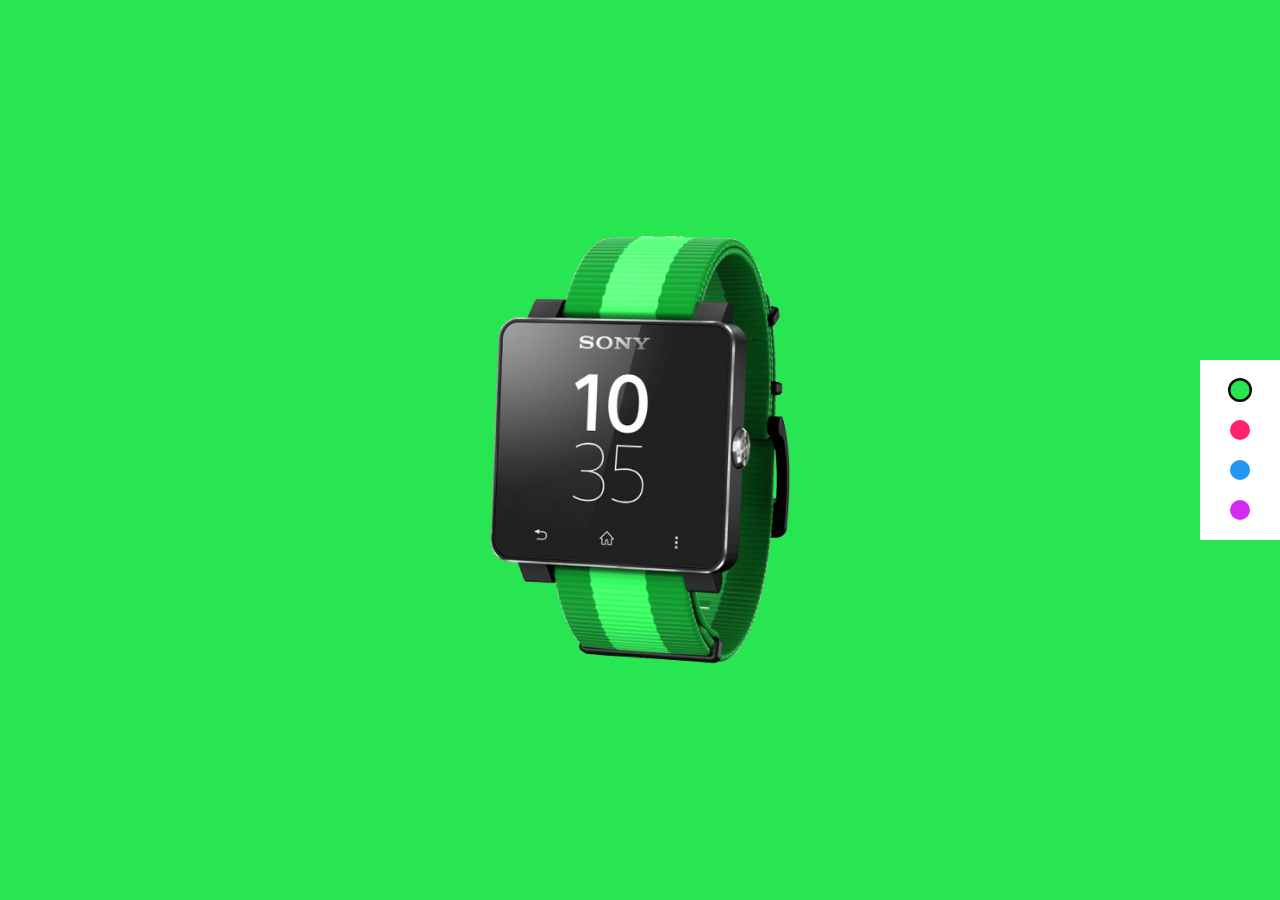
<file: Watch/index.html>
<!DOCTYPE html>
<html lang="en">

<head>
    <meta charset="UTF-8">
    <meta name="viewport" content="width=device-width, initial-scale=1.0">
    <title>Color Change</title>
    <link rel="stylesheet" href="main.css">
</head>

<body>
    <div class="container">
        <div class="nav">
            <span class="one active" onclick="colorChange(event)">
            </span>
            <i class="one"></i>
            <span class="two" onclick="colorChange(event)">
            </span>
            <i class="two"></i>
            <span class="three" onclick="colorChange(event)">
            </span>
            <i class="three"></i>
            <span class="four" onclick="colorChange(event)">
            </span>
            <i class="four"></i>
            <img src="watches.png" alt="watch">
        </div>
    </div>

    <script>
        function colorChange(event) {
            document.querySelectorAll('span.active').forEach(item => {
                item.classList.remove('active');
            });

            event.target.classList.add('active');
        }
    </script>
</body>

</html>
</file>
<file: Watch/main.css>
* {
    margin: 0;
    padding: 0;
    box-sizing: border-box;
}

.container {
    display: flex;
    justify-content: flex-end;
    align-items: center;
    min-height: 100vh;
}

.container img {
    position: absolute;
    top: 50%;
    left: 50%;
    transform: translate(-50%, -50%);
    max-width: 300px;
}

.container .nav {
    display: flex;
    justify-content: center;
    align-items: center;
    flex-direction: column;
    padding: 10px;
    background: #fff;
}

.container .nav span {
    position: relative;
    width: 20px;
    height: 20px;
    margin: 10px 20px;
    background-color: #f00;
    border-radius: 50%;
    cursor: pointer;
    z-index: 2;
}

.container .nav span.active {
    border: 2px solid #000;
    transform: scale(1.2);
}

.container .nav span.one,
.container .nav i.one {
    background: #28e651;
}

.container .nav span.two,
.container .nav i.two {
    background: #ff226d;
}

.container .nav span.three,
.container .nav i.three {
    background: #2196f3;
}

.container .nav span.four,
.container .nav i.four {
    background: #d52af3;
}

.container .nav span.active + i {
    position: absolute;
    top:0;
    left: 0;
    width: 100%;
    height: 100%;
    z-index: 1;
    mix-blend-mode: hue;
}
</file>
